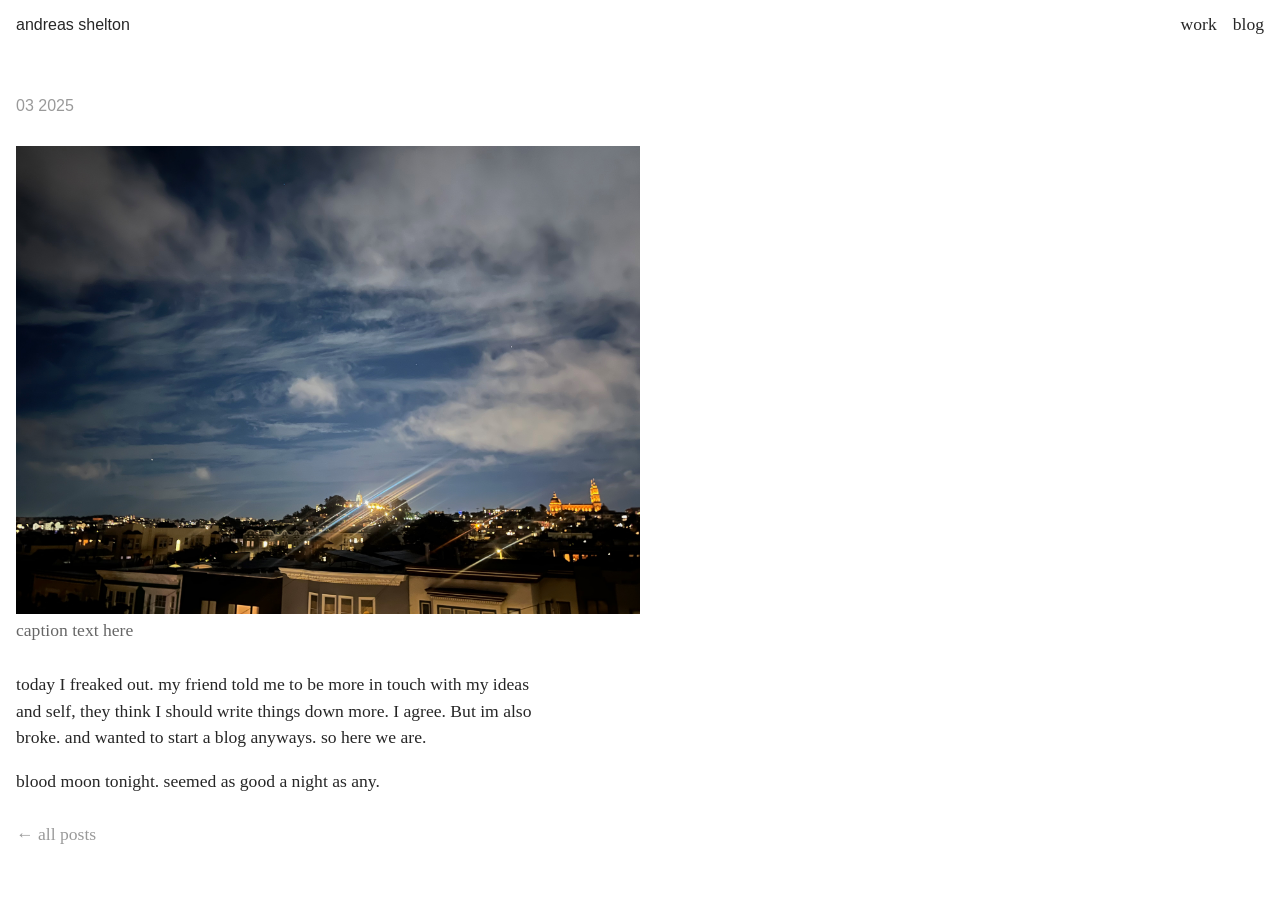
<file: posts/03-2025.html>
<!DOCTYPE html>
<html lang="en">
<head>
  <meta charset="UTF-8">
  <meta name="viewport" content="width=device-width, initial-scale=1.0">
  <title>03 2025 — your name</title>
  <link rel="stylesheet" href="../style.css">
</head>
<body>
  <nav>
    <a href="../index.html" class="site-title">andreas shelton</a>
    <div class="nav-links">
      <a href="../index.html">work</a>
      <a href="../blog.html">blog</a>
    </div>
  </nav>

  <main class="post">

    <header class="post-header">
      <span class="post-date">03 2025</span>
      <!-- Optional: add a title below, or delete the h1 entirely -->
      <!-- <h1>post title</h1> -->
    </header>

    <div class="post-content">

      <!-- ── Single full-width image ── -->
      <div class="block-image">
        <img src="../images/IMG_1722.jpeg" alt="iphone picture of the night sky">
        <!-- Optional caption. Delete the <p> if not needed. -->
        <p class="caption">caption text here</p>
      </div>

      <!-- ── Text block ── -->
      <div class="block-text">
        <p>today I freaked out.  my friend told me to be more in touch with my ideas and self, they think I should write things down more.  I agree.  But im also broke.  and wanted to start a blog anyways.  so here we are.</p>
        <p> blood moon tonight.  seemed as good a night as any.</p>
      </div>

    </div>

    <div class="post-back">
      <a href="../blog.html">← all posts</a>
    </div>

  </main>

</body>
</html>
</file>
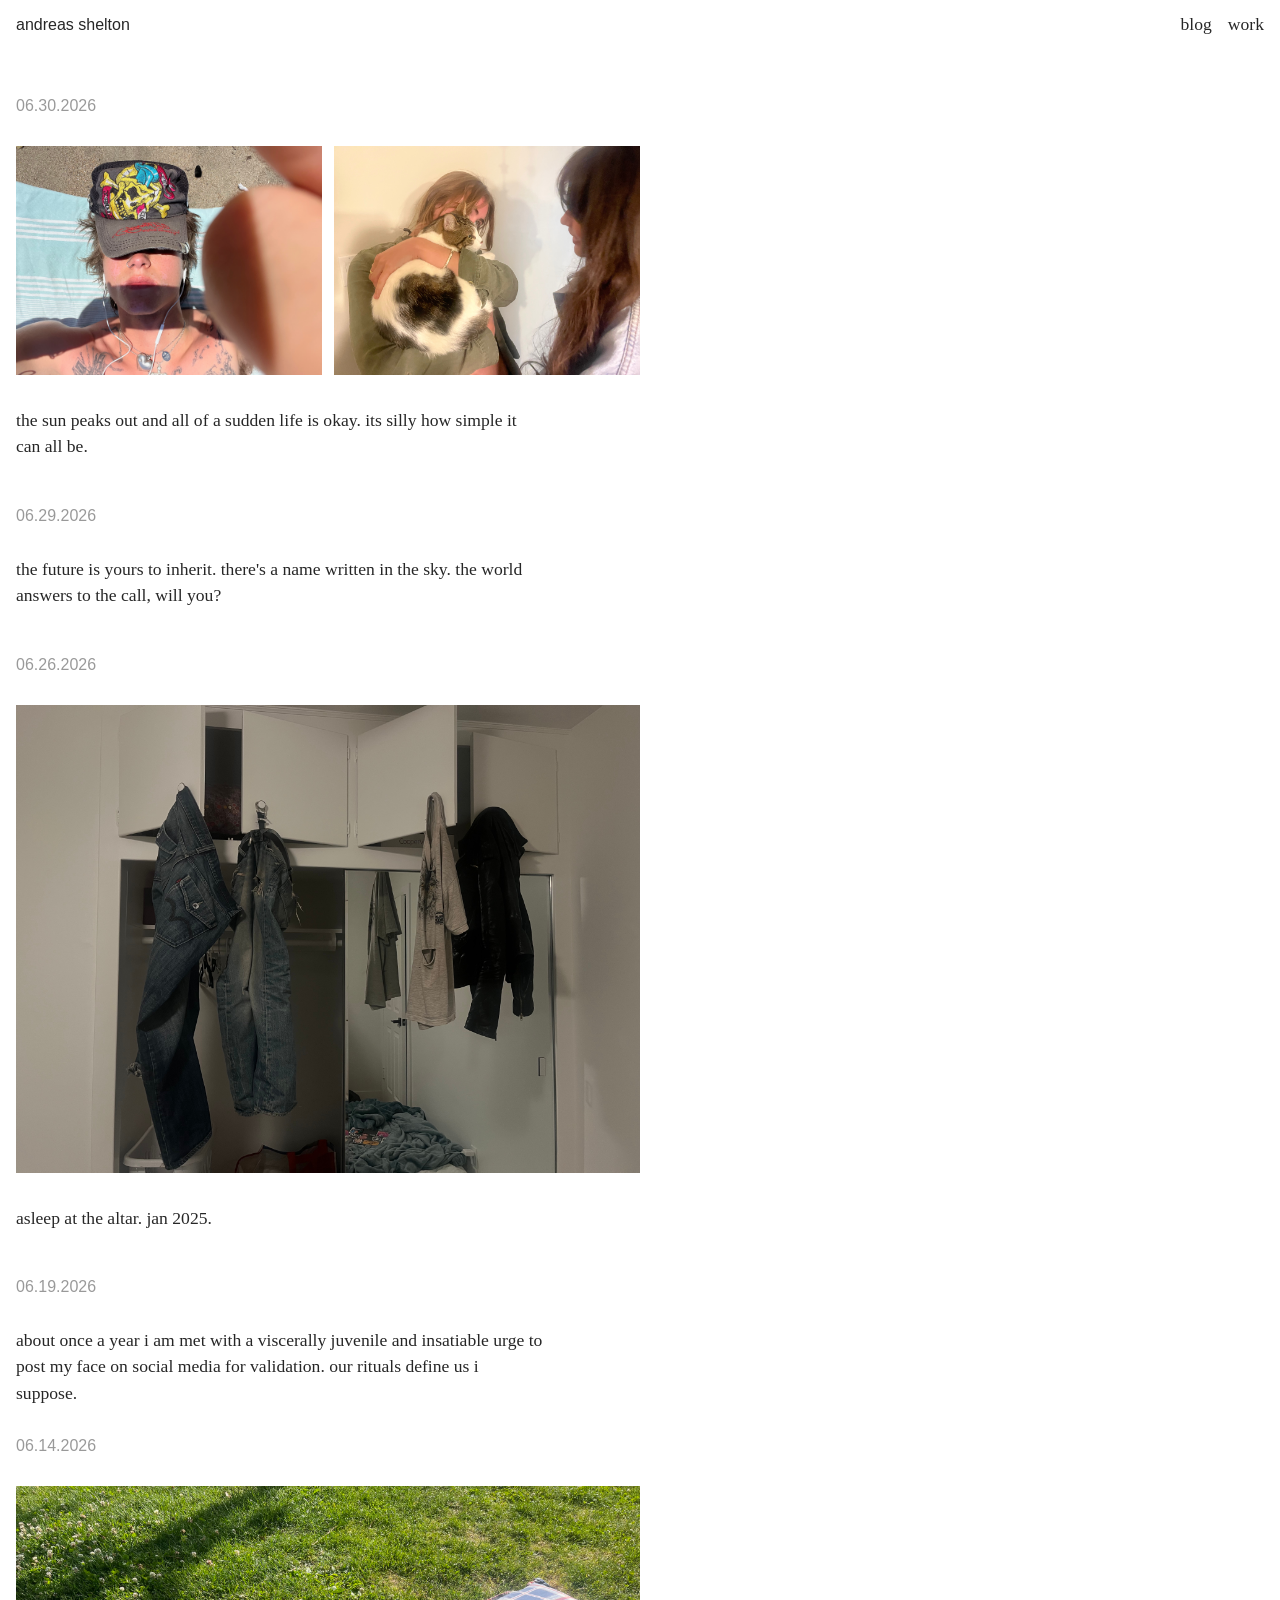
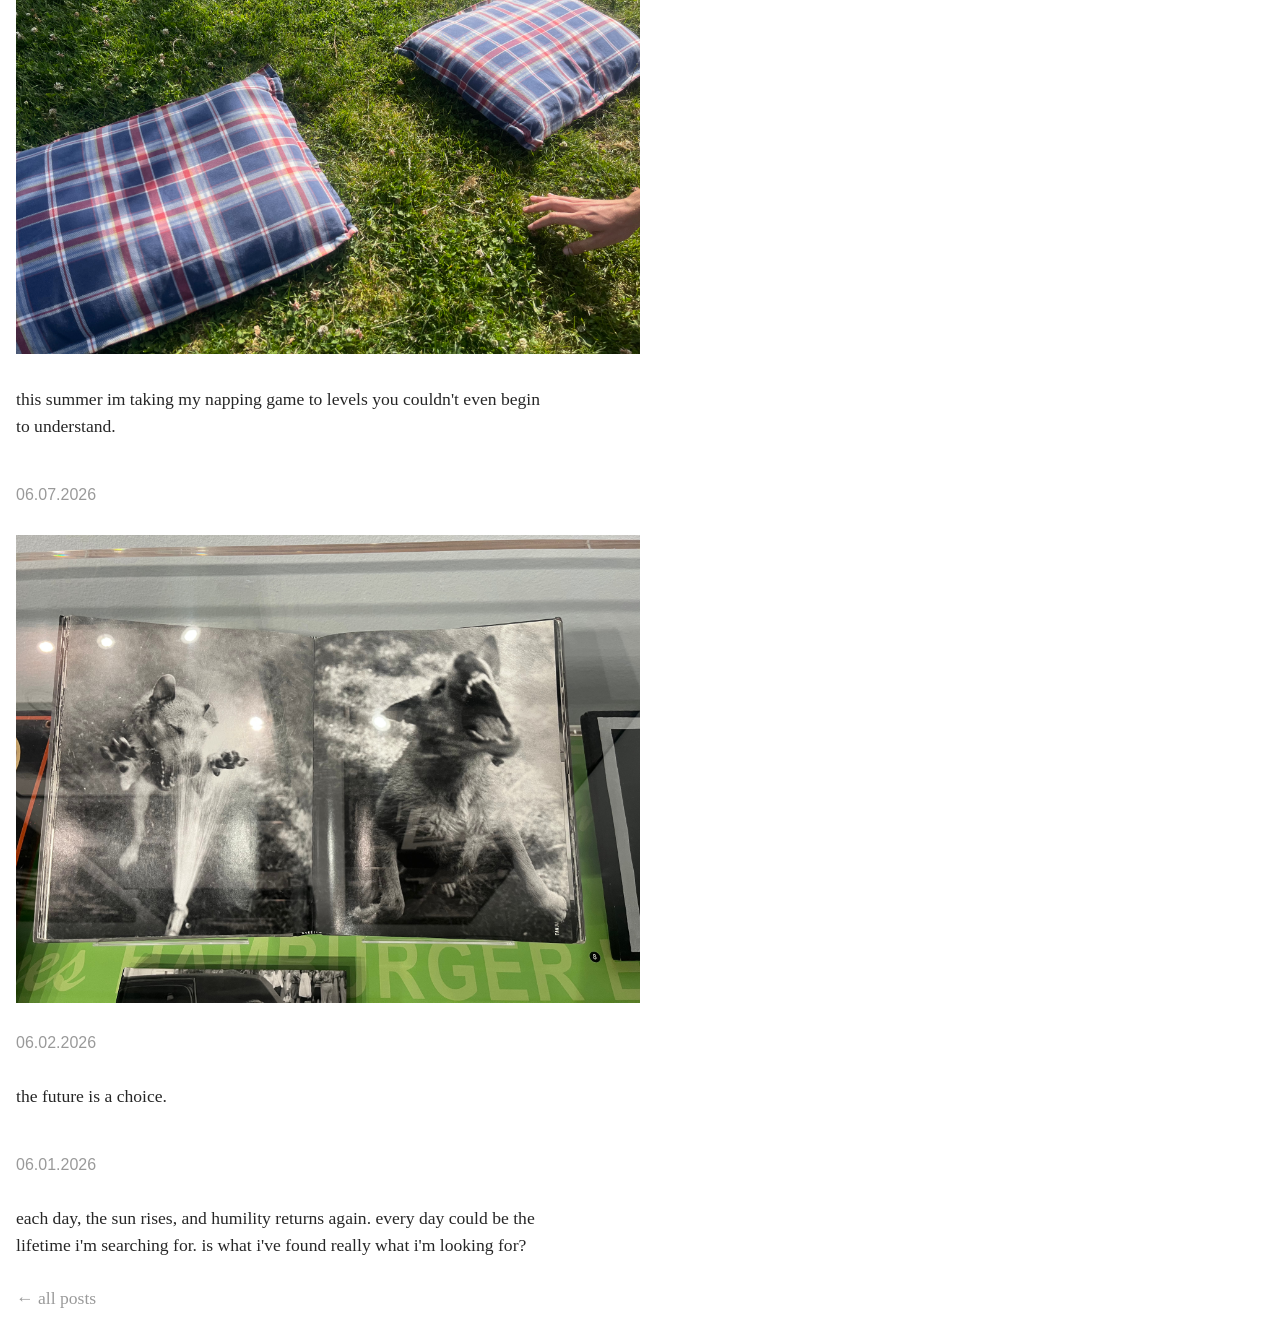
<file: posts/06-2026.html>
<!DOCTYPE html>
<html lang="en">
<head>
  <meta charset="UTF-8">
  <meta name="viewport" content="width=device-width, initial-scale=1.0">
  <title>06 2026 — andreas</title>
  <link rel="stylesheet" href="../style.css">
</head>
<body>
  <nav>
    <header class="site-title">andreas shelton</header>
    <div class="nav-links">
      <a href="../index.html">blog</a>
      <a href="https://urbandiscrepancy.com/" target="_blank">work</a>
    </div>
  </nav>

 <main class="post">


     <header class="post-header">
    <span class="post-date"> 06.30.2026 </span>
  </header>

  <div class="post-content">

    <div class="block-image-pair">
      <img src="../images/06_26/IMG_3019.jpeg" alt="beach selfie">
      <img src="../images/06_26/IMG_3024.jpeg" alt="my dear friends and their feline">
    </div>

     <div class="block-text">
      <p>
        the sun peaks out and all of a sudden life is okay.  its silly how simple it can all be.    
      </p>
    </div>
    </div>  

     <header class="post-header">
    <span class="post-date"> 06.29.2026 </span>
  </header>

  <div class="post-content">

    <div class="block-text">
      <p>
        the future is yours to inherit.  there's a name written in the sky.  the world answers to the call, will you?  
      </p>
    </div>
    </div>  

   <header class="post-header">
    <span class="post-date"> 06.26.2026 </span>
  </header>

  <div class="post-content">
    <div class="block-image">
      <img src="../images/06_26/IMG_0968.jpeg" alt="clothes hanging in a dark room">
    </div>

    <div class="block-text">
      <p>
        asleep at the altar.  jan 2025. 
      </p>
    </div>
    </div>  

   <header class="post-header">
    <span class="post-date"> 06.19.2026 </span>
  </header>

    <div class="block-text">
      <p>
        about once a year i am met with a viscerally juvenile and insatiable urge to post my face on social media for validation.
        
        our rituals define us i suppose. 
      </p>
    </div>
    </div>  

   <header class="post-header">
    <span class="post-date"> 06.14.2026 </span>
  </header>

  <div class="post-content">
    <div class="block-image">
      <img src="../images/06_26/IMG_2913.jpeg" alt="pillows on the grass">
    </div>

    <div class="block-text">
      <p>
        this summer im taking my napping game to levels you couldn't even begin to understand.
      </p>
    </div>
    </div>  

 <header class="post-header">
    <span class="post-date"> 06.07.2026 </span>
  </header>

  <div class="post-content">
    <div class="block-image">
      <img src="../images/06_26/IMG_2859.jpeg" alt="photobook pages of two dogs">
    </div>
    </div>  

 <header class="post-header">
    <span class="post-date"> 06.02.2026 </span>
  </header>

  <div class="post-content">
    <div class="block-text">
    <p>
the future is a choice.
    </p>
  </div>
  </div>

  <header class="post-header">
    <span class="post-date"> 06.01.2026 </span>
  </header>

  <div class="post-content">
    <div class="block-text">
    <p>
      each day, the sun rises, and humility returns again.  every day could be the lifetime i'm searching for.  is what i've found really what i'm looking for?
    </p>
    </div>
  </div>

   <div class="post-back">
      <a href="../index.html">← all posts</a>
    </div>
    
  </main>

</body>
</html>
</file>
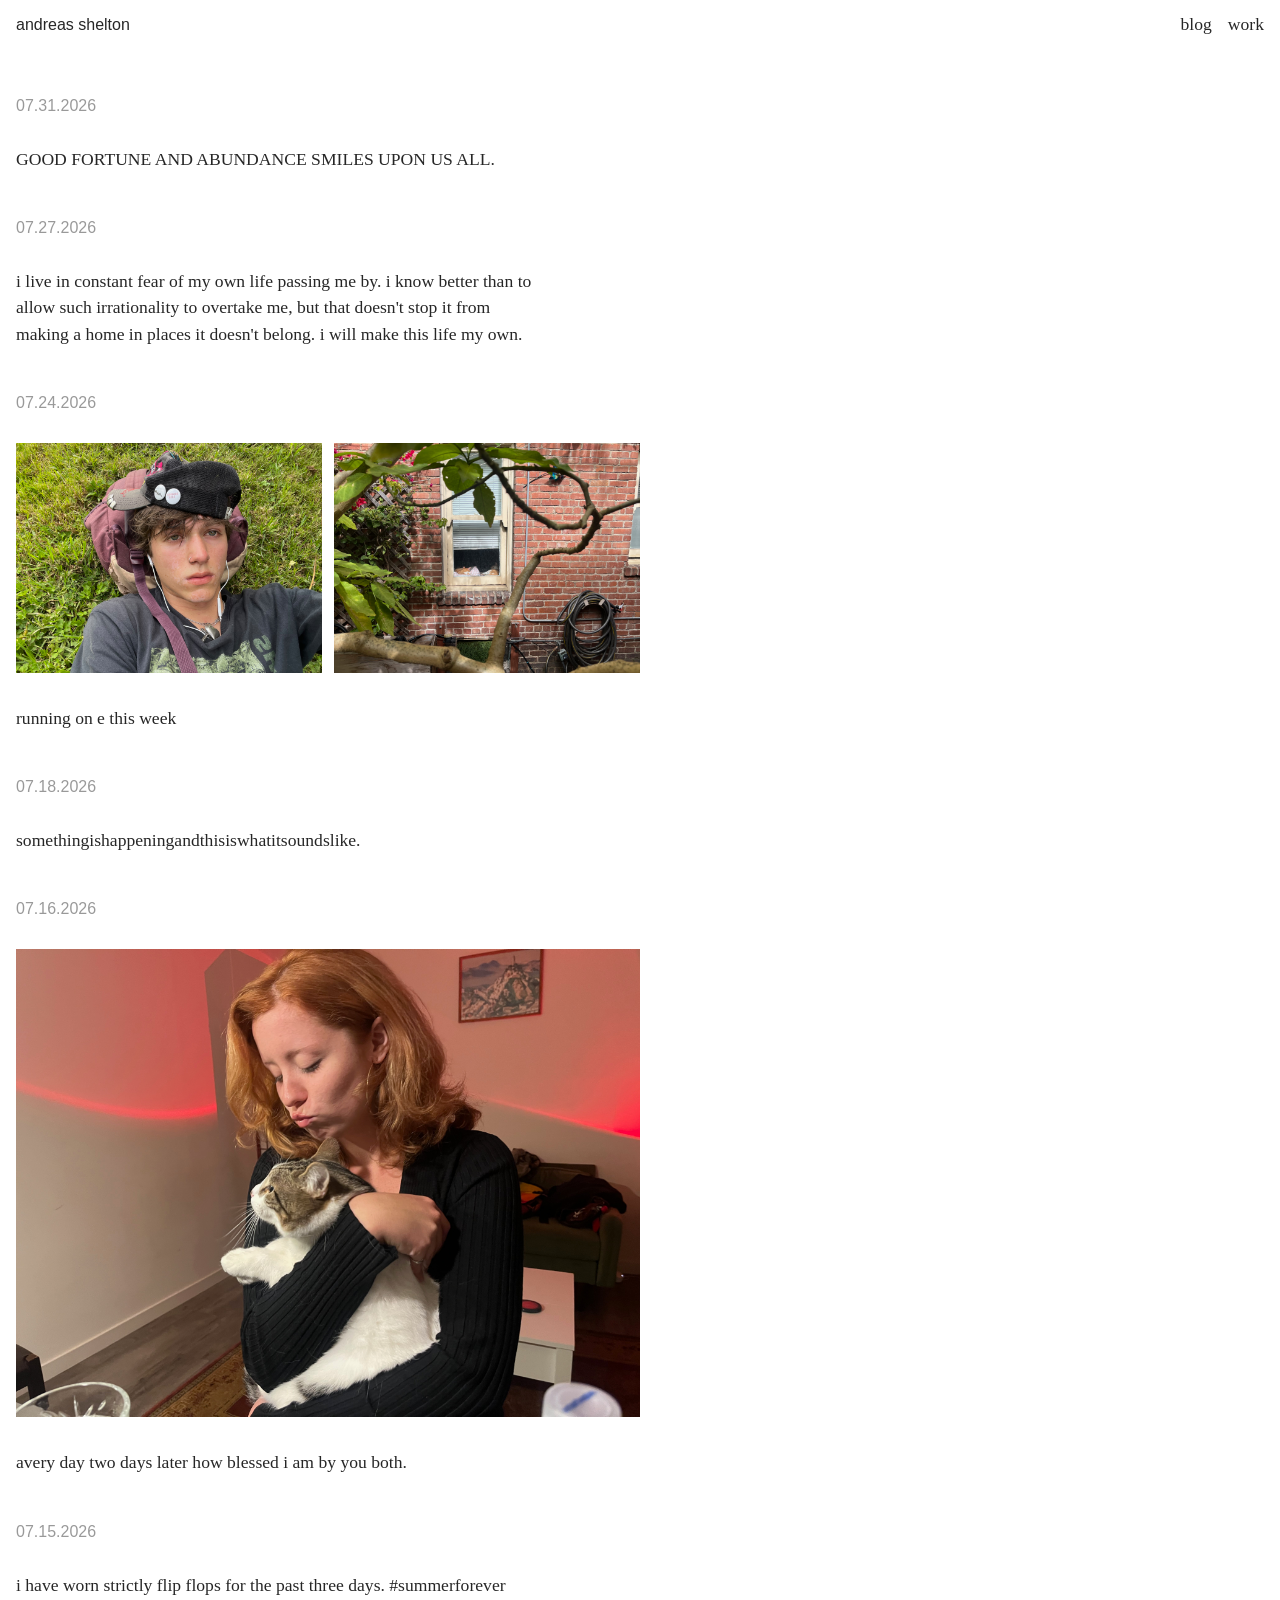
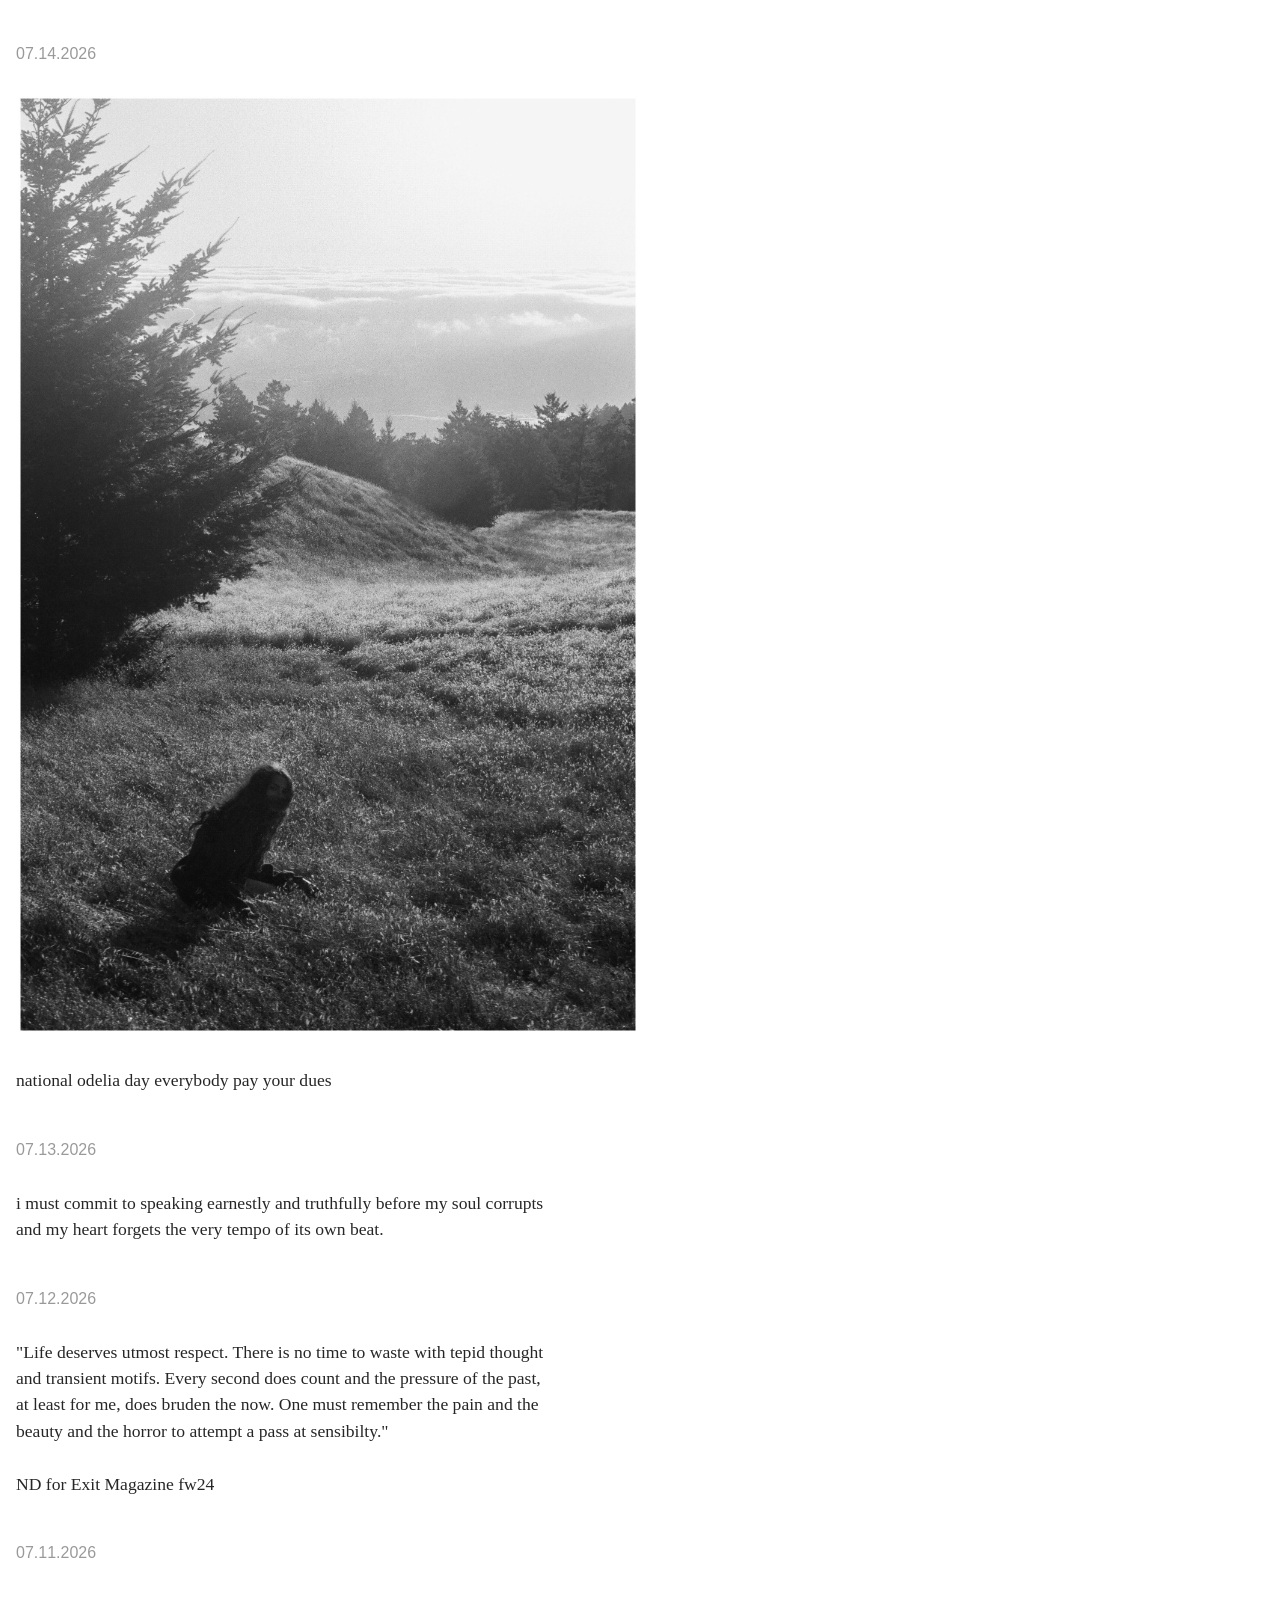
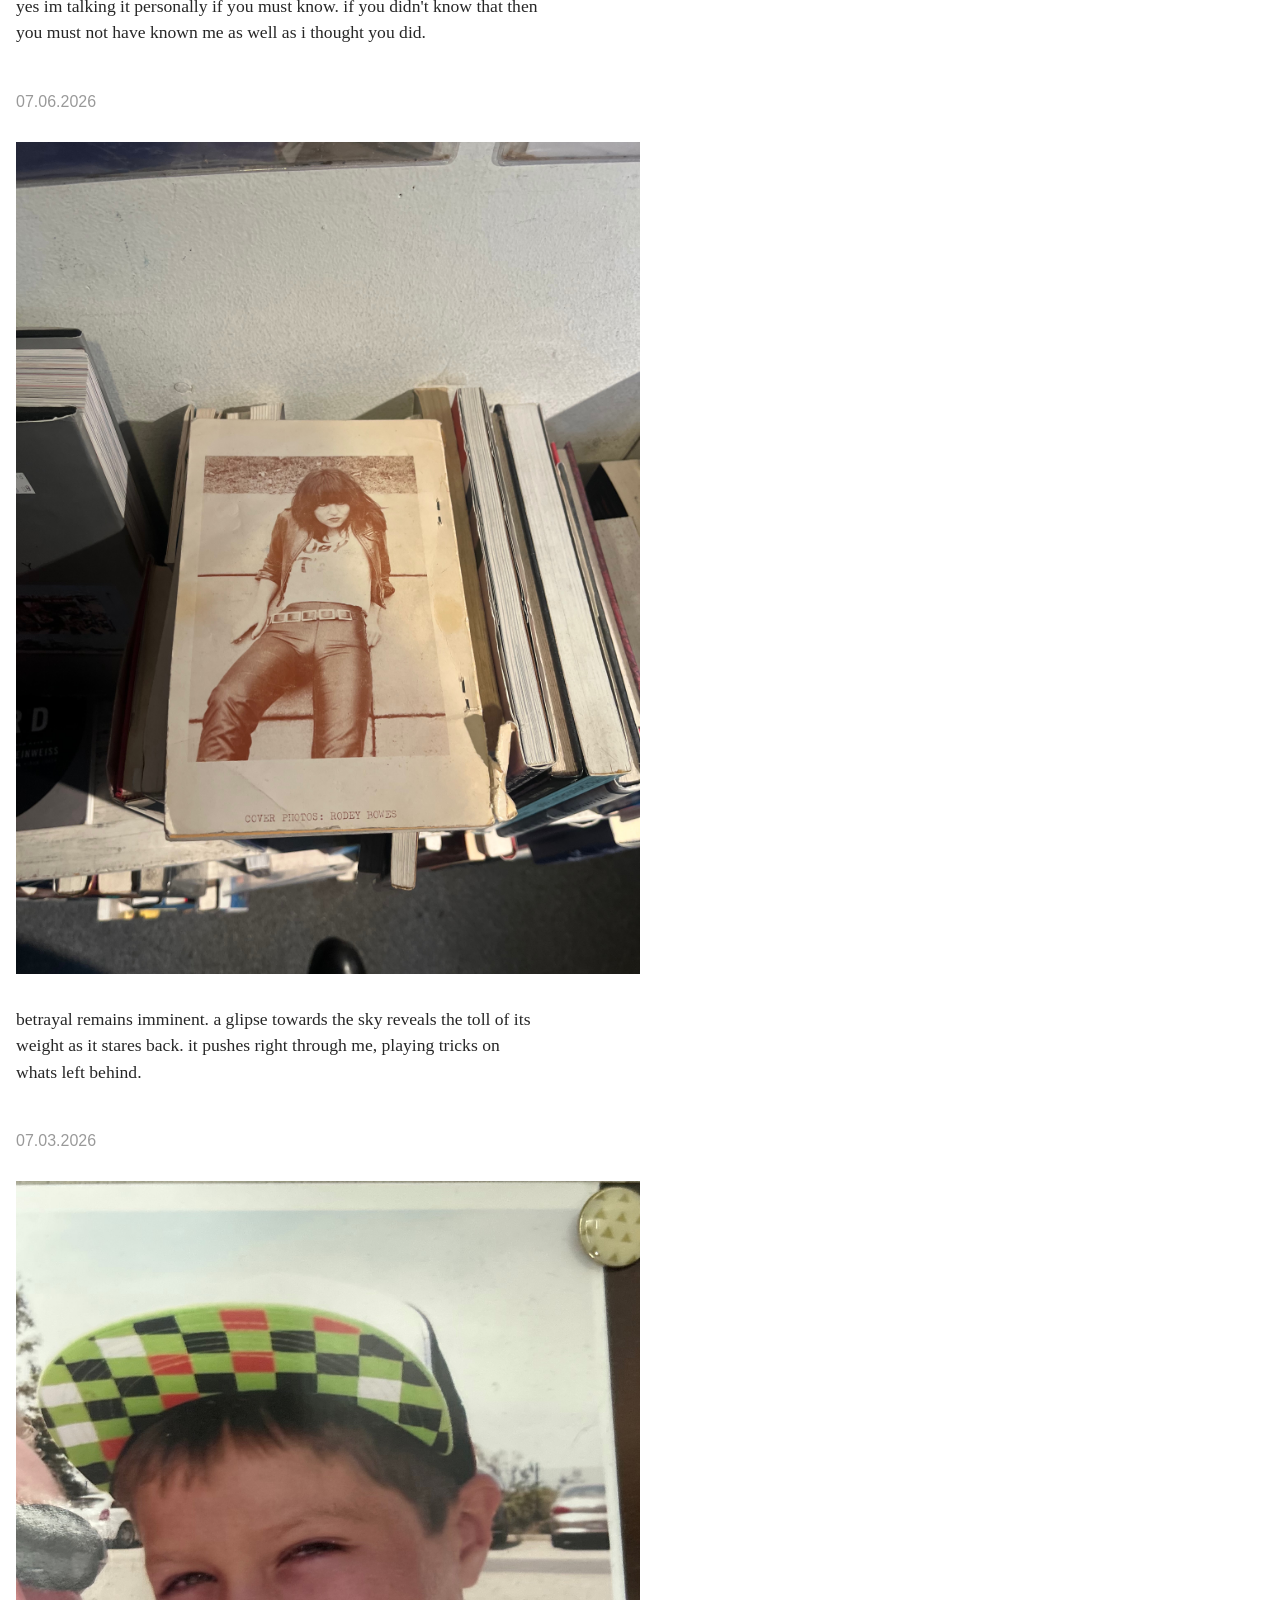
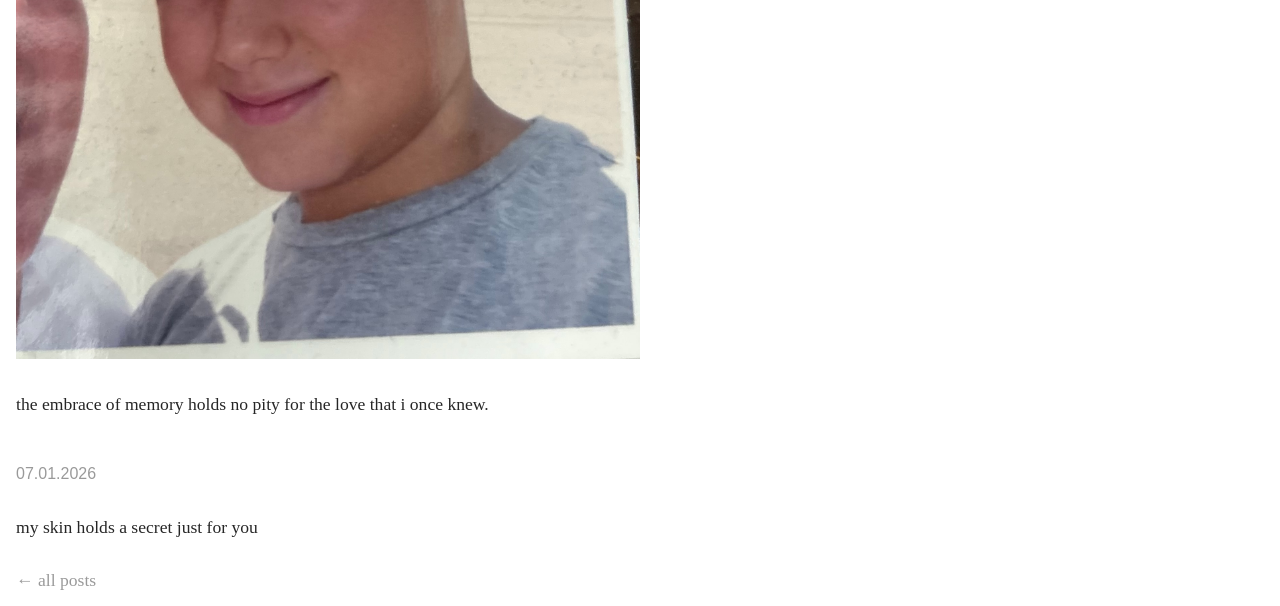
<file: posts/07-2026.html>
<!DOCTYPE html>
<html lang="en">
<head>
  <meta charset="UTF-8">
  <meta name="viewport" content="width=device-width, initial-scale=1.0">
  <title>07 2026 — andreas</title>
  <link rel="stylesheet" href="../style.css">
</head>
<body>
  <nav>
    <header class="site-title">andreas shelton</header>
    <div class="nav-links">
      <a href="../index.html">blog</a>
      <a href="https://urbandiscrepancy.com/" target="_blank">work</a>
    </div>
  </nav>

 <main class="post">

<header class="post-header">
    <span class="post-date"> 07.31.2026 </span>
  </header>

  <div class="post-content">
  <div class="block-text">
    <p>
     GOOD FORTUNE AND ABUNDANCE SMILES UPON US ALL.  
  </div>
  </div>
  
  <header class="post-header">
    <span class="post-date"> 07.27.2026 </span>
  </header>

  <div class="post-content">
  <div class="block-text">
    <p>
     i live in constant fear of my own life passing me by.  i know better than to allow such irrationality to overtake me, but that doesn't stop it from making a home in places it doesn't belong.  i will make this life my own.  
  </div>
  </div>

<header class="post-header">
    <span class="post-date"> 07.24.2026 </span>
  </header>

  <div class="post-content">
<div class="block-image-pair">
  <img src="../images/07_26/IMG_3257.jpeg" alt="park selfie">
  <img src="../images/07_26/IMG_3258.jpeg" alt="kitties napping in the sun">
</div>

  <div class="block-text">
    <p>
      running on e this week  
  </div>
  </div> 

  <header class="post-header">
    <span class="post-date"> 07.18.2026 </span>
  </header>

  <div class="post-content">
  <div class="block-text">
    <p>
     somethingishappeningandthisiswhatitsoundslike.
  </div>
  </div>

  <header class="post-header">
    <span class="post-date"> 07.16.2026 </span>
  </header>

  <div class="post-content">
<div class="block-image">
  <img src="../images/07_26/IMG_3068.jpeg" alt="avery and maki">
</div>

  <div class="block-text">
    <p>
      avery day two days later how blessed i am by you both.  
  </div>
  </div> 

   <header class="post-header">
    <span class="post-date"> 07.15.2026 </span>
  </header>

  <div class="post-content">
  <div class="block-text">
    <p>
      i have worn strictly flip flops for the past three days. #summerforever
  </div>
  </div> 

  <header class="post-header">
    <span class="post-date"> 07.14.2026 </span>
  </header>

  <div class="post-content">
<div class="block-image">
  <img src="../images/07_26/000019310006_2_border.jpeg" alt="oj frolicking in the marin headlands">
</div>

  <div class="block-text">
    <p>
      national odelia day everybody pay your dues  
  </div>
  </div> 

   <header class="post-header">
    <span class="post-date"> 07.13.2026 </span>
  </header>

  <div class="post-content">
  <div class="block-text">
    <p>
      i must commit to speaking earnestly and truthfully before my soul corrupts and my heart forgets the very tempo of its own beat.  
  </div>
  </div> 

   <header class="post-header">
    <span class="post-date"> 07.12.2026 </span>
  </header>

  <div class="post-content">
  <div class="block-text">
    <p>
       "Life deserves utmost respect.  There is no time to waste with tepid thought and transient motifs.  Every second does count and the pressure of the past, at least for me, does bruden the now.  One must remember the pain and the beauty and the horror to attempt a pass at sensibilty."  
       <br>
       <br>
       ND for Exit Magazine fw24
    </p>
  </div>
  </div>  

     <header class="post-header">
    <span class="post-date"> 07.11.2026 </span>
  </header>

  <div class="post-content">
  <div class="block-text">
    <p>
       yes im talking it personally if you must know.  if you didn't know that then you must not have known me as well as i thought you did. 
    </p>
  </div>
  </div>  


   <header class="post-header">
    <span class="post-date"> 07.06.2026 </span>
  </header>

  <div class="post-content">
    <div class="block-image">
      <img src="../images/07_26/IMG_3057.jpeg" alt="book cover of a photo of a young alternative woman">
    </div>
    
    <div class="block-text">
    <p>
        betrayal remains imminent.  a glipse towards the sky reveals the toll of its weight as it stares back.  it pushes right through me, playing tricks on whats left behind.  
    </p>
  </div>
  </div>  
  
  <header class="post-header">
    <span class="post-date"> 07.03.2026 </span>
  </header>

  <div class="post-content">
    <div class="block-image">
      <img src="../images/07_26/80473680161__BB82D115-9B23-41D7-916D-287C7B603573.jpeg" alt="low quality picture of a young boy">
    </div>
    
    <div class="block-text">
    <p>
        the embrace of memory holds no pity for the love that i once knew. 
    </p>
  </div>
  </div>  

     <header class="post-header">
    <span class="post-date"> 07.01.2026 </span>
  </header>

  <div class="post-content">
    <div class="block-text">
    <p>
        my skin holds a secret just for you
    </p>
  </div>
  </div>  


   <div class="post-back">
      <a href="../index.html">← all posts</a>
    </div>
    

  </main>

</body>
</html>
</file>
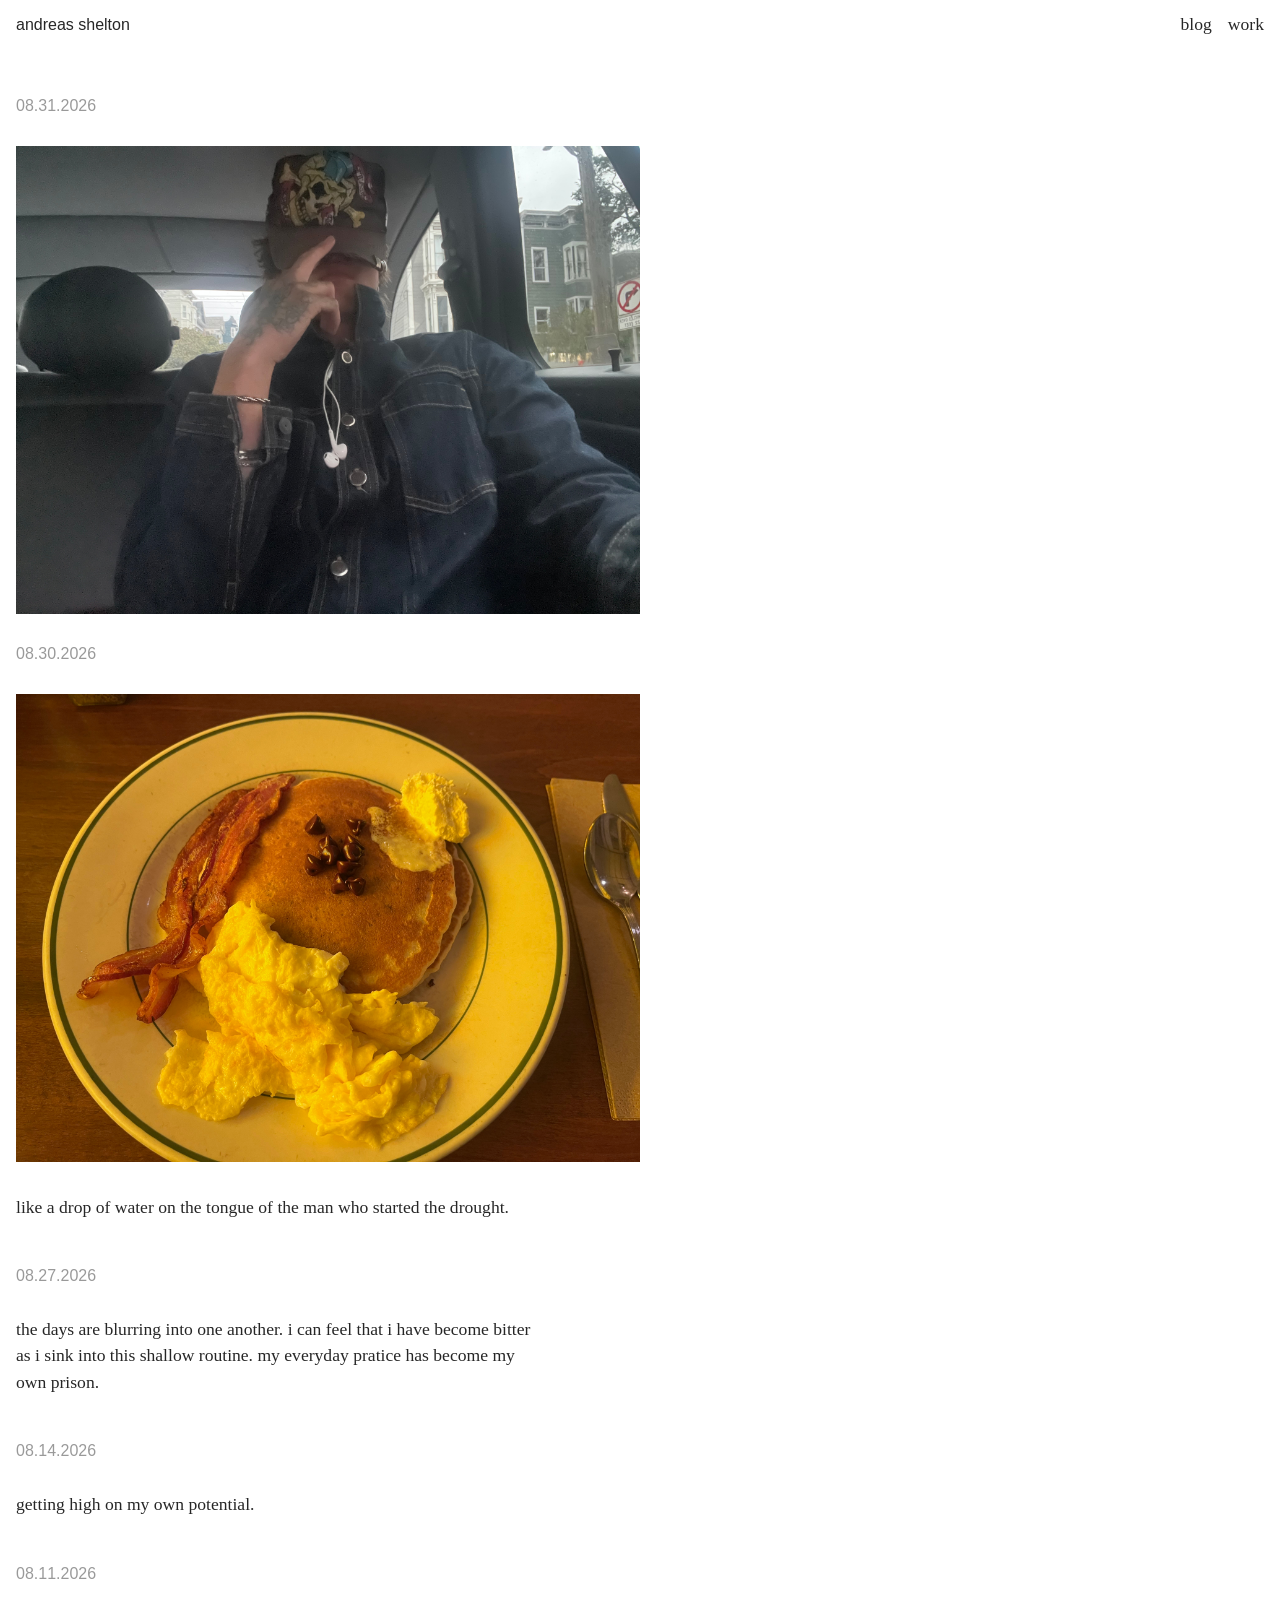
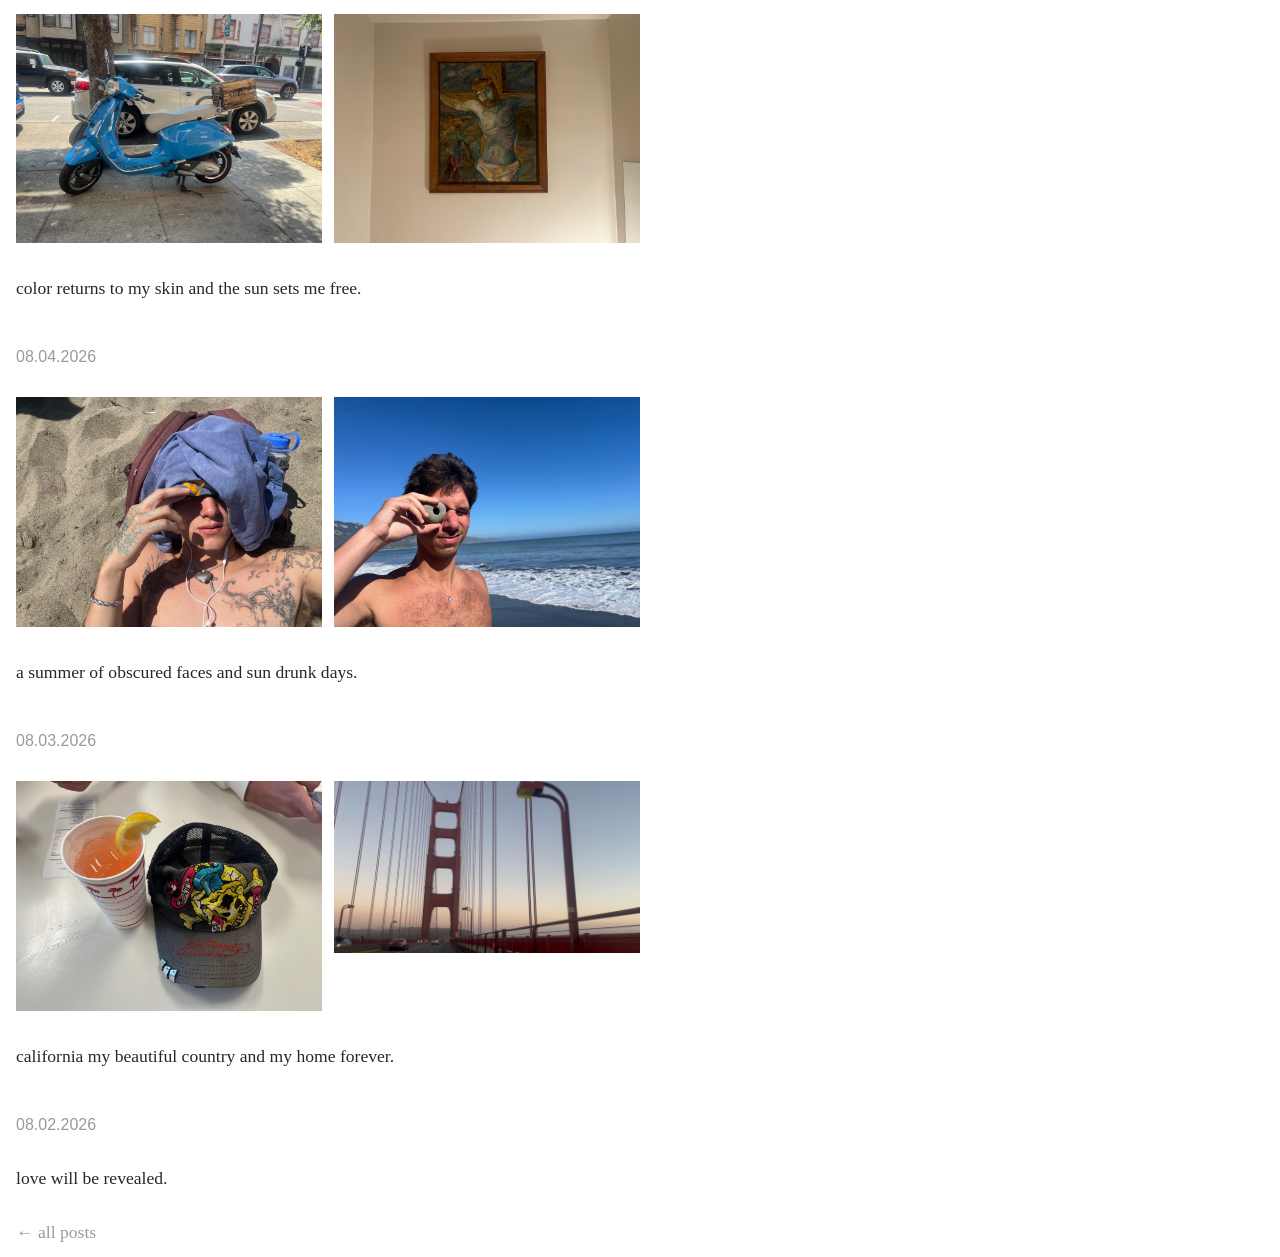
<file: posts/08-2026.html>
<!DOCTYPE html>
<html lang="en">
<head>
  <meta charset="UTF-8">
  <meta name="viewport" content="width=device-width, initial-scale=1.0">
  <title>08 2026 — andreas</title>
  <link rel="stylesheet" href="../style.css">
</head>
<body>
  <nav>
    <header class="site-title">andreas shelton</header>
    <div class="nav-links">
      <a href="../index.html">blog</a>
      <a href="https://urbandiscrepancy.com/" target="_blank">work</a>
    </div>
  </nav>

 <main class="post">

 <header class="post-header">
        <span class="post-date"> 08.31.2026</span>
    </header>

    <div class="post-content">
      <div class="block-image">
        <img src="../images/08_26/IMG_3501.jpeg" alt="selfie in the back of a car">
      </div>
    </div>

 <header class="post-header">
        <span class="post-date"> 08.30.2026</span>
    </header>

    <div class="post-content">
      <div class="block-image">
        <img src="../images/08_26/IMG_3494.jpeg" alt="diner breakfast">
      </div>
      <div class="block-text">
        <p>
          like a drop of water on the tongue of the man who started the drought.  
        </p>
      </div>
    </div>


    <header class="post-header">
        <span class="post-date"> 08.27.2026</span>
    </header>

    <div class="post-content">
      <div class="block-text">
        <p>
the days are blurring into one another.  i can feel that i have become bitter as i sink into this shallow routine.  my everyday pratice has become my own prison.</p>
      </div>
    </div>

 <header class="post-header">
        <span class="post-date"> 08.14.2026</span>
    </header>

    <div class="post-content">
      <div class="block-text">
        <p>
          getting high on my own potential.  
        </p>
      </div>
    </div>

  <header class="post-header">
        <span class="post-date"> 08.11.2026</span>
    </header>

    <div class="post-content">
      <div class="block-image-pair">
        <img src="../images/08_26/IMG_3388.jpeg" alt="blue vespa parked on the sidewalk">
        <img src="../images/08_26/IMG_3387.jpeg" alt-="colorful painting of jesus on the cross">
      </div>
        <div class="block-text">
            <p>
            color returns to my skin and the sun sets me free.
            </p>
        </div>
    </div>

    <header class="post-header">
        <span class="post-date"> 08.04.2026</span>
    </header>

    <div class="post-content">
      <div class="block-image-pair">
        <img src="../images/08_26/IMG_3325.jpeg" alt-="beach selfie">
        <img src="../images/08_26/IMG_3330.jpeg" alt="asaad with a rock to his eye">
      </div>
        <div class="block-text">
            <p>
            a summer of obscured faces and sun drunk days.
            </p>
        </div>
    </div>

  <header class="post-header">
        <span class="post-date"> 08.03.2026</span>
    </header>

    <div class="post-content">
      <div class="block-image-pair">
        <img src="../images/08_26/IMG_3342.jpeg" alt="a hat and a soda on the table">
        <img src="../images/08_26/Frame-08-08-2026-12-43-43.jpeg" alt="the golden gate bridge at sunset">
      </div>
        <div class="block-text">
            <p>
            california my beautiful country and my home forever. 
            </p>
        </div>
    </div>
    
    <header class="post-header">
        <span class="post-date"> 08.02.2026</span>
    </header>

    <div class="post-content">
        <div class="block-text">
            <p>
            love will be revealed.
            </p>
        </div>
    </div>

<div class="post-back"> 
    <a href="../index.html">← all posts</a>
</div>

  </main>

</body>
</html>
</file>
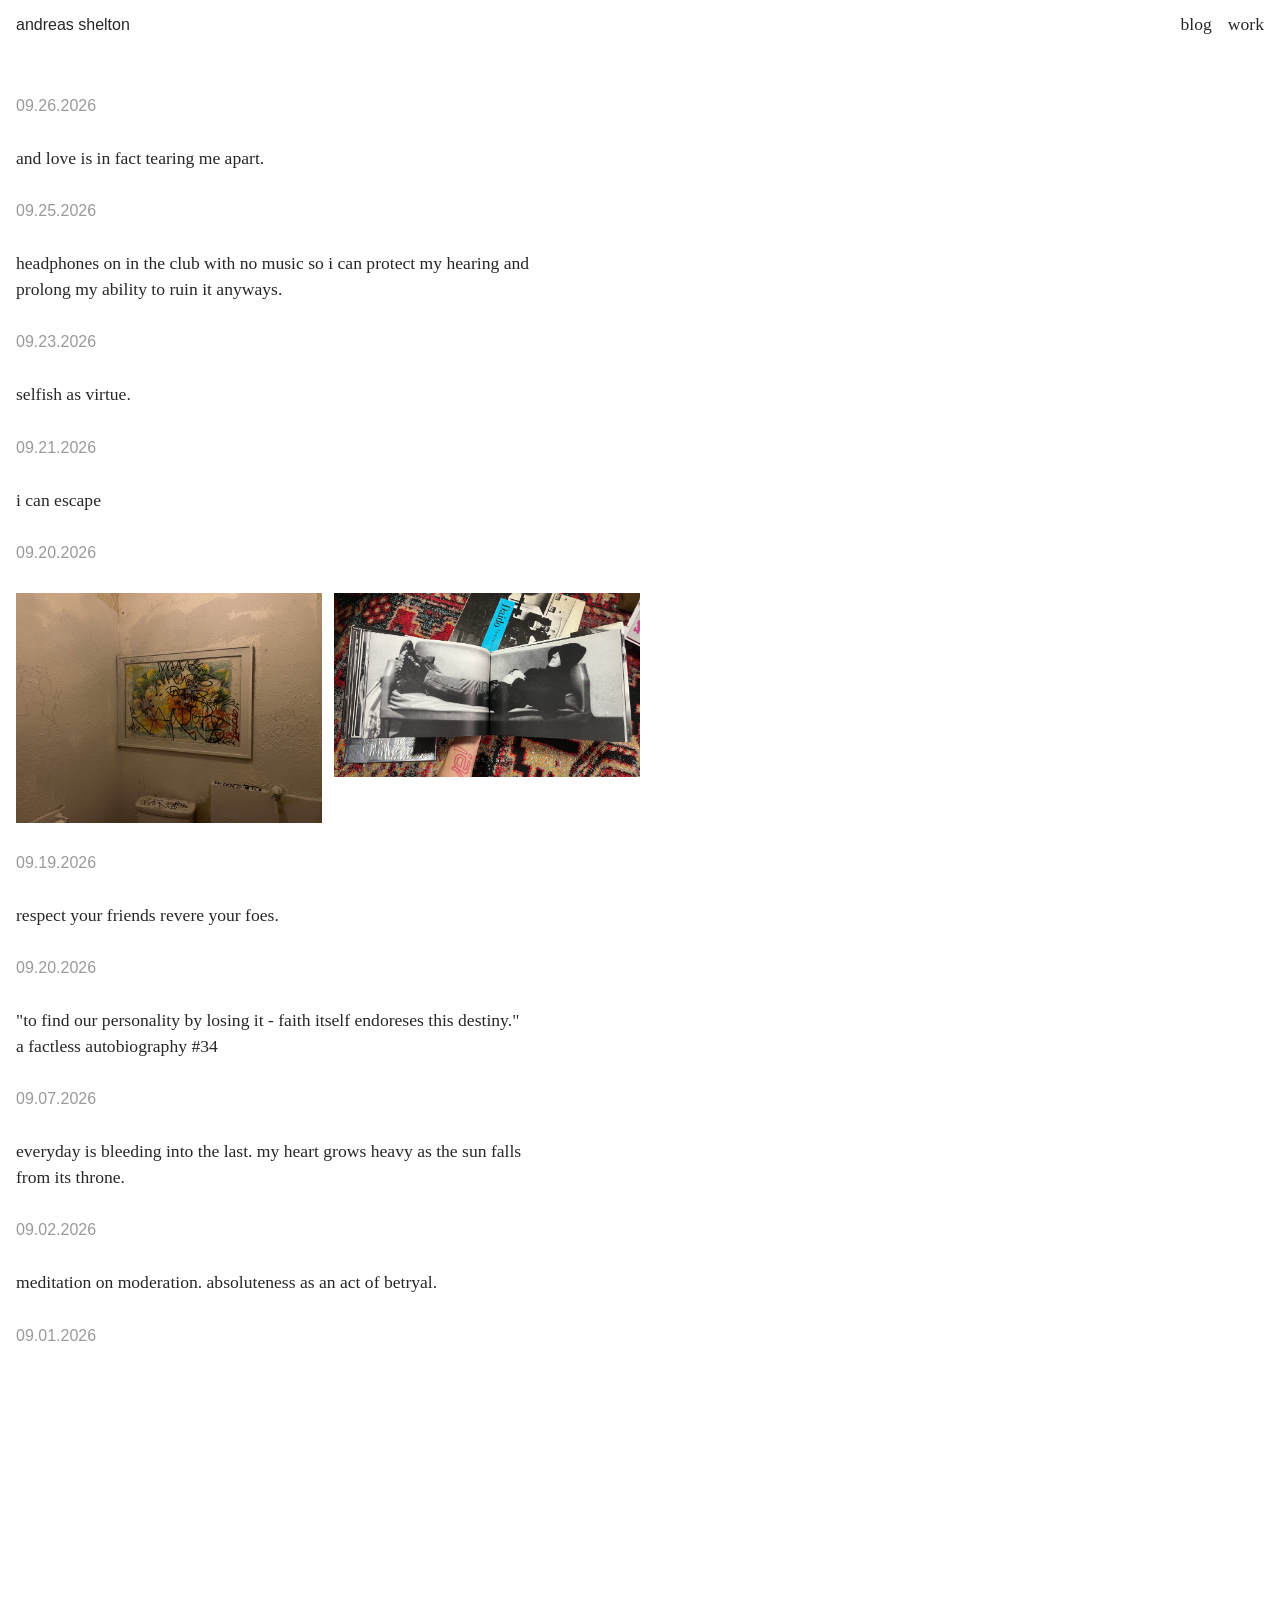
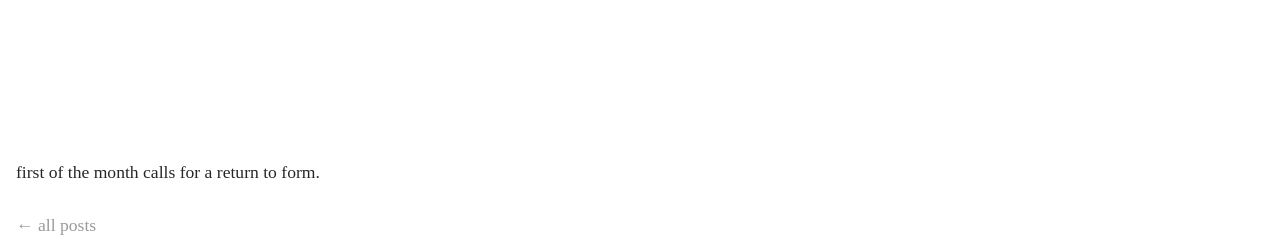
<file: posts/09-2026.html>
<!DOCTYPE html>
<html lang="en">
<head>
  <meta charset="UTF-8">
  <meta name="viewport" content="width=device-width, initial-scale=1.0">
  <title>09 2026 — andreas</title>
  <link rel="stylesheet" href="../style.css">
</head>
<body>
  <nav>
    <header class="site-title">andreas shelton</header>
    <div class="nav-links">
      <a href="../index.html">blog</a>
      <a href="https://urbandiscrepancy.com/" target="_blank">work</a>
    </div>
  </nav>

 <main class="post">
    
   <header class="post-header">
        <span class="post-date"> 09.26.2026</span>
    </header>

    <div class="post-content">
      <div clas="block-text">
      <p>
and love is in fact tearing me apart.
      </p>
      </div>
    </div>

   <header class="post-header">
        <span class="post-date"> 09.25.2026</span>
    </header>

    <div class="post-content">
      <div clas="block-text">
      <p>
headphones on in the club with no music so i can protect my hearing and prolong my ability to ruin it anyways.       
 </p>
      </div>
    </div>

    <header class="post-header">
        <span class="post-date"> 09.23.2026</span>
    </header>

    <div class="post-content">
      <div clas="block-text">
      <p>
selfish as virtue.
      </p>
      </div>
    </div>

   <header class="post-header">
        <span class="post-date"> 09.21.2026</span>
    </header>

    <div class="post-content">
      <div clas="block-text">
      <p>
i can escape
      </p>
      </div>
    </div>

      <header class="post-header">
        <span class="post-date"> 09.20.2026</span>
    </header>

    <div class="post-content">
      <div class="block-image-pair">
      <img src="../images/09_26/IMG_3646.jpeg" alt="tag filled dive bar bathroom">
      <img src="../images/09_26/IMG_7218.jpeg" alt="photobook spread of a man laying on the couch">
      </div>
    </div>

   <header class="post-header">
        <span class="post-date"> 09.19.2026</span>
    </header>

    <div class="post-content">
      <div clas="block-text">
      <p>
respect your friends revere your foes.
      </p>
      </div>
    </div>

    <header class="post-header">
        <span class="post-date"> 09.20.2026</span>
    </header>

    <div class="post-content">
      <div clas="block-text">
      <p>
"to find our personality by losing it - faith itself endoreses this destiny." 
<br>
a factless autobiography #34
 </p>
      </div>
    </div>

  <header class="post-header">
        <span class="post-date"> 09.07.2026</span>
    </header>

    <div class="post-content">
      <div clas="block-text">
      <p>
everyday is bleeding into the last.  my heart grows heavy as the sun falls from its throne. 
      </p>
      </div>
    </div>

    <header class="post-header">
        <span class="post-date"> 09.02.2026</span>
    </header>

    <div class="post-content">
      <div clas="block-text">
      <p>
        meditation on moderation.  absoluteness as an act of betryal. 
      </p>
      </div>
    </div>

    <header class="post-header">
        <span class="post-date"> 09.01.2026</span>
    </header>

    <div class="post-content">
      <div class="block-video">
  <iframe width="560" height="315" src="https://www.youtube.com/embed/ilaCElyD--Q?si=VWD4n7IVe5NiuHtj&amp;controls=0" title="YouTube video player" frameborder="0" allow="accelerometer; autoplay; clipboard-write; encrypted-media; gyroscope; picture-in-picture; web-share" referrerpolicy="strict-origin-when-cross-origin" allowfullscreen></iframe>
</div>
        <div class="block-text">
            <p>
first of the month calls for a return to form.</p>
        </div>
    </div>

<div class="post-back"> 
    <a href="../index.html">← all posts</a>
</div>

  </main>

</body>
</html>
</file>
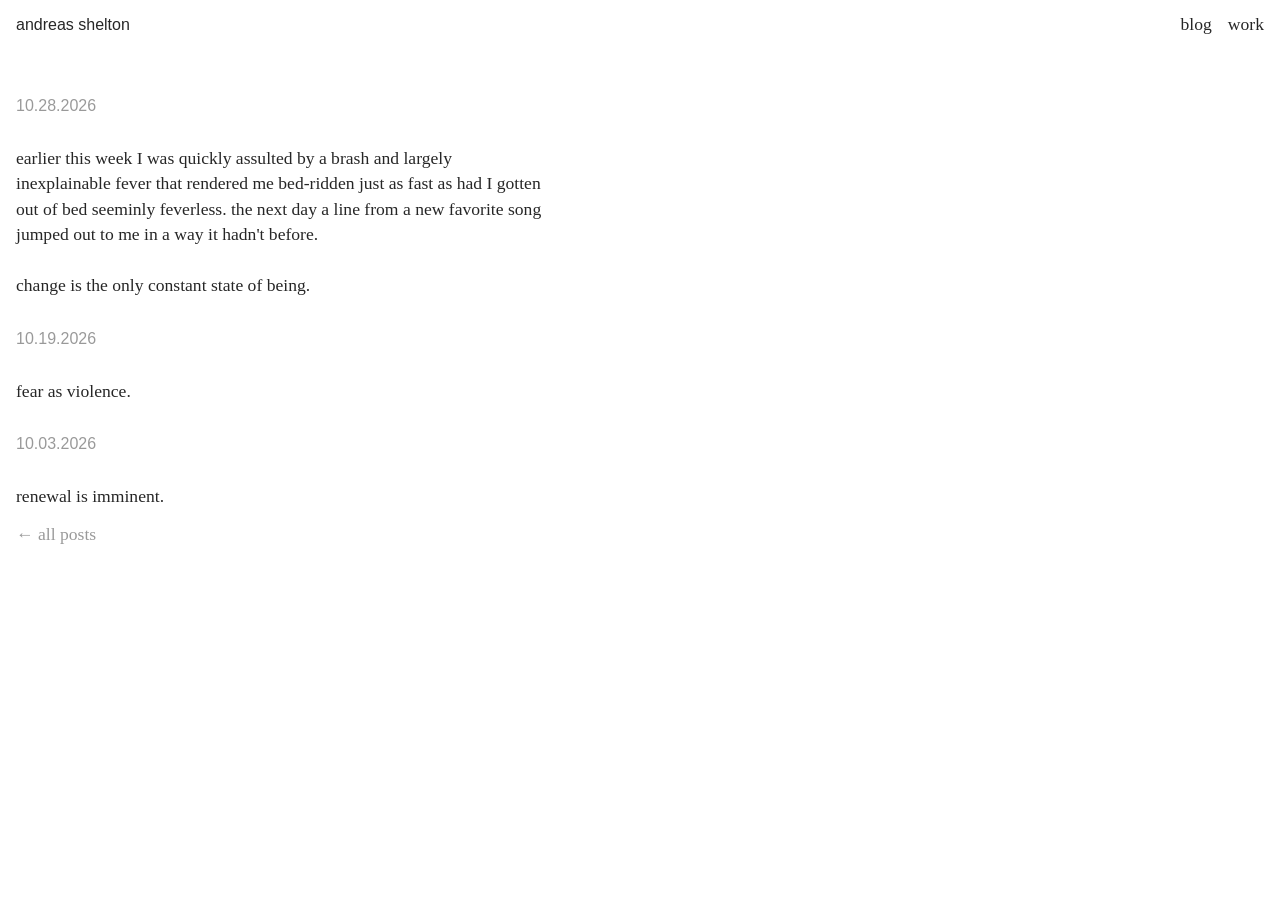
<file: posts/10-2026.html>
<!DOCTYPE html>
<html lang="en">
<head>
  <meta charset="UTF-8">
  <meta name="viewport" content="width=device-width, initial-scale=1.0">
  <title>10 2026 — andreas</title>
  <link rel="stylesheet" href="../style.css">
</head>
<body>
  <nav>
    <header class="site-title">andreas shelton</header>
    <div class="nav-links">
      <a href="../index.html">blog</a>
      <a href="https://urbandiscrepancy.com/" target="_blank">work</a>
    </div>
  </nav>

 <main class="post">
    
   <header class="post-header">
        <span class="post-date"> 10.28.2026</span>
    </header>

    <div class="post-content">
      <div clas="block-text">
      <p>
earlier this week I was quickly assulted by a brash and largely inexplainable fever that rendered me bed-ridden just as fast as had I gotten out of bed seeminly feverless.  the next day a line from a new favorite song jumped out to me in a way it hadn't before.  
<br><br>
change is the only constant state of being. 
       </p>
      </div>
    </div>

  <header class="post-header">
        <span class="post-date"> 10.19.2026</span>
    </header>

    <div class="post-content">
      <div clas="block-text">
      <p>
fear as violence.
      </p>
      </div>
    </div>

   <header class="post-header">
        <span class="post-date"> 10.03.2026</span>
    </header>

    <div class="post-content">
      <div clas="block-text">
      <p>
renewal is imminent.
      </p>
      </div>
    </div>

<div class="post-back"> 
    <a href="../index.html">← all posts</a>
</div>

  </main>

</body>
</html>
</file>
<file: style.css>
/* ─── Reset ─────────────────────────────────────────── */
*, *::before, *::after {
  box-sizing: border-box;
  margin: 0;
  padding: 0;
}

/* ─── Root & Body ────────────────────────────────────── */
html {
  font-size: 16px;
}

body {
  background: #ffffff;
  color: rgba(0, 0, 0, 0.85);
  font-family: 'Times New Roman', Times, serif;
  font-size: 1.1rem;
  font-weight: 400;
  line-height: 1;
  -webkit-font-smoothing: antialiased;
  padding: 1rem;
}

/* ─── Typography ─────────────────────────────────────── */
h1 {
  font-family: 'Helvetica Neue', Helvetica, Arial, sans-serif;
  font-weight: normal;
  font-size: 3rem;
  line-height: 1;
  color: rgba(0, 0, 0, 0.85);
  letter-spacing: 0;
}

h2 {
  font-family: 'Times New Roman', Times, serif;
  font-weight: 400;
  font-size: 1.5rem;
  line-height: 0.95;
  color: rgba(0, 0, 0, 0.85);
}

p {
  font-family: 'Times New Roman', Times, serif;
  font-size: 1.1rem;
  font-weight: 400;
  line-height: 1.45;
  color: rgba(0, 0, 0, 0.85);
  max-width: 60ch;
}

/* ─── Links ──────────────────────────────────────────── */
a {
  color: rgba(0, 0, 0, 0.85);
  text-decoration: none;
}

a:hover {
  text-decoration: underline;
}

a:active {
  opacity: 0.7;
}

/* ─── Nav ────────────────────────────────────────────── */
nav {
  display: flex;
  justify-content: space-between;
  align-items: baseline;
  margin-bottom: 4rem;
  padding-bottom: 0;
}

.site-title {
  font-family: 'Helvetica Neue', Helvetica, Arial, sans-serif;
  font-weight: normal;
  font-size: 1rem;
  color: rgba(0, 0, 0, 0.85);
  text-decoration: none;
}

.site-title:hover {
  text-decoration: none;
}

.nav-links {
  display: flex;
  gap: 1rem;
}

.nav-links a {
  font-family: 'Times New Roman', Times, serif;
  font-size: 1.1rem;
  color: rgba(0, 0, 0, 0.85);
}

.nav-links a.active {
  color: rgba(0, 0, 0, 0.4);
}

/* ─── Archive / Index Page ───────────────────────────── */
.archive {
  max-width: 50%;
}

.post-list {
  list-style: none;
  padding: 0;
  display: flex;
  flex-direction: column;
  gap: 0.15rem;
}

.post-list li a {
  display: flex;
  gap: 2rem;
  align-items: baseline;
  text-decoration: none;
  color: rgba(0, 0, 0, 0.85);
  font-family: 'Times New Roman', Times, serif;
  font-size: 1.1rem;
  line-height: 1.6;
}

.post-list li a:hover {
  text-decoration: underline;
}

.post-date {
  flex-shrink: 0;
  color: rgba(0, 0, 0, 0.85);
}

.post-title {
  color: rgba(0, 0, 0, 0.4);
}

/* ─── Post Page ──────────────────────────────────────── */
.post {
  max-width: 50%;
}

.post-header {
    margin-top: 2rem;
  margin-bottom: 2rem;
}

.post-header .post-date {
  font-family: 'Helvetica Neue', Helvetica, Arial, sans-serif;
  font-size: 1rem;
  color: rgba(0, 0, 0, 0.4);
  display: block;
  margin-bottom: 0.4rem;
}

.post-header h1 {
  font-size: 1.5rem;
  font-family: 'Times New Roman', Times, serif;
  font-weight: 400;
}

/* ─── Post Content Blocks ────────────────────────────── */
.post-content {
  display: flex;
  flex-direction: column;
  gap: 2rem;
}

/* Single image */
.block-image img {
  width: 100%;
  height: auto;
  display: block;
}

/* Image with caption below */
.block-image .caption {
  margin-top: 0.5rem;
  font-family: 'Times New Roman', Times, serif;
  font-size: 1.1rem;
  color: rgba(0, 0, 0, 0.6);
  line-height: 1;
}

/* Two images side by side */
.block-image-pair {
  display: grid;
  grid-template-columns: 1fr 1fr;
  gap: 0.75rem;
}

.block-image-pair img {
  width: 100%;
  height: auto;
  display: block;
}

/* Text block */
.block-text p {
  font-family: 'Times New Roman', Times, serif;
  font-size: 1.1rem;
  line-height: 1.5;
  color: rgba(0, 0, 0, 0.85);
  max-width: 60ch;
  margin-bottom: 1rem;
}

.block-text p + p {
  margin-top: 1em;
}

/* ─── Post Footer / Back Link ────────────────────────── */
.post-back {
  margin-top: 1rem;
  font-family: 'Times New Roman', Times, serif;
  font-size: 1.1rem;
  color: rgba(0, 0, 0, 0.4);
}

.post-back a {
  color: rgba(0, 0, 0, 0.4);
}

.post-back a:hover {
  color: rgba(0, 0, 0, 0.85);
  text-decoration: underline;
}

/* ─── Mobile ─────────────────────────────────────────── */
@media (max-width: 768px) {
  .archive,
  .post {
    max-width: 100%;
  }

  nav {
    margin-bottom: 2.5rem;
  }

  h1 {
    font-size: 2rem;
  }

  .block-image-pair {
    grid-template-columns: 1fr;
  }
}

/* ─── Video Embed ────────────────────────────────────── */
.block-video {
  position: relative;
  width: 100%;
  padding-bottom: 56.25%; /* 16:9 ratio */
  height: 0;
}

.block-video iframe {
  position: absolute;
  top: 0;
  left: 0;
  width: 100%;
  height: 100%;
  border: 0;
}
</file>
